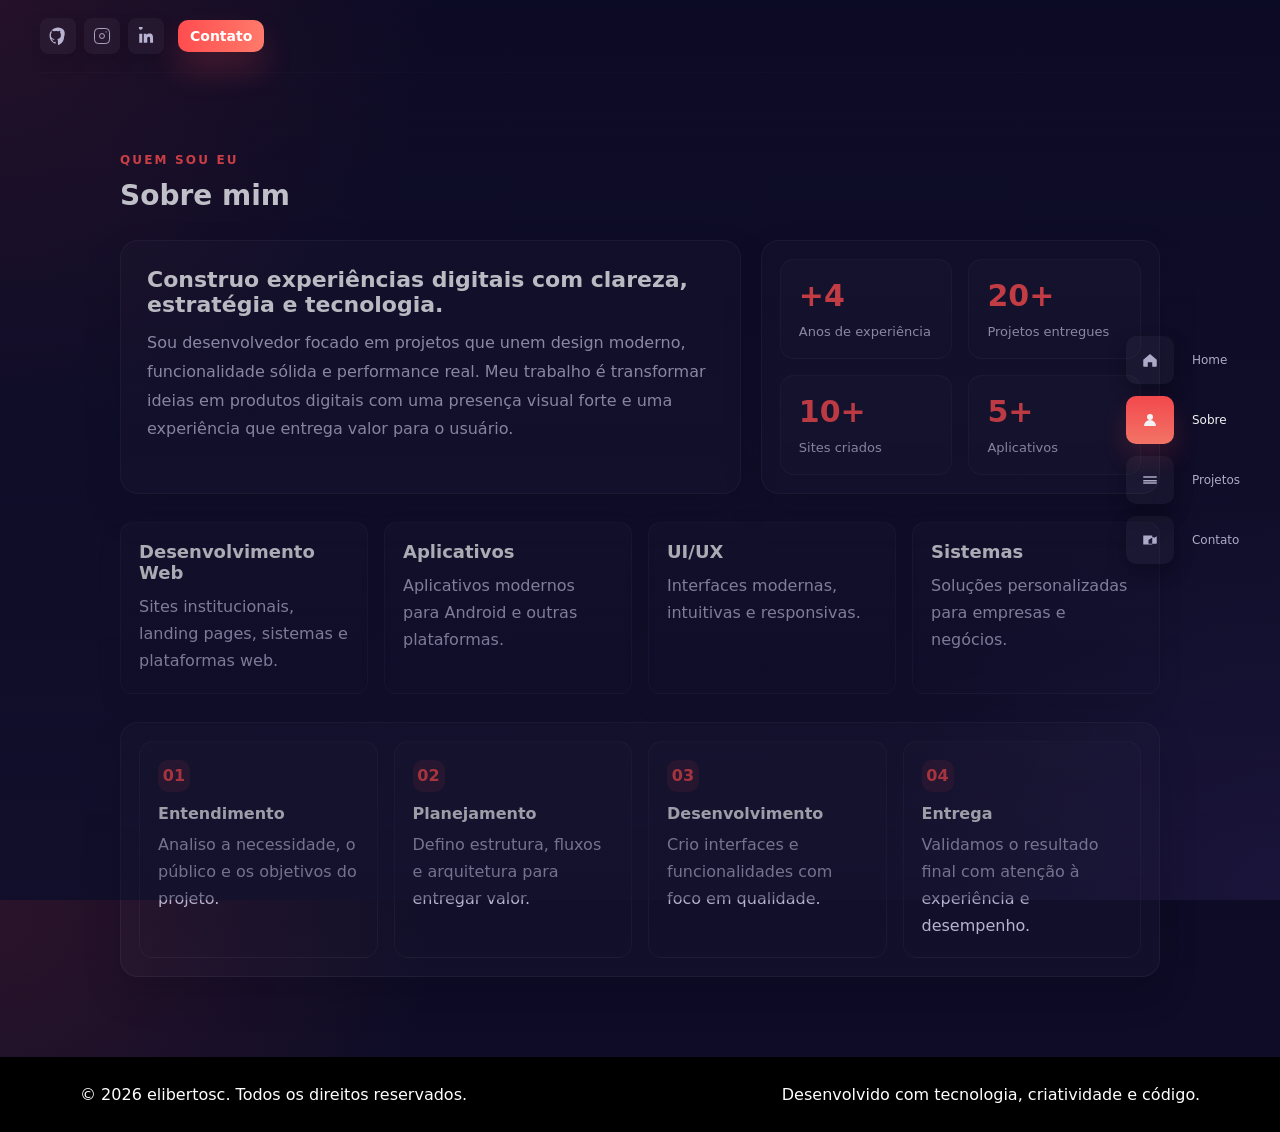
<file: about.html>
<!doctype html>
<html lang="pt-BR">
<head>
  <meta charset="utf-8" />
  <meta name="viewport" content="width=device-width,initial-scale=1" />
  <title>Sobre | elibertosc</title>
  <meta name="description" content="Sobre elibertosc, desenvolvedor web e mobile." />
  <link rel="icon" href="assets/images/dev.ico" type="image/x-icon" />
  <link rel="stylesheet" href="style.css?v=1.1">
</head>
<body>
  <header class="topbar">
    <nav class="socials" aria-label="Redes sociais">
      <a href="https://github.com/elibertosc1" class="icon" id="github" aria-label="GitHub">
        <svg width="18" height="18" viewBox="0 0 24 24" fill="none" xmlns="http://www.w3.org/2000/svg">
          <path d="M12 .5C5.6.5.7 5.4.7 11.8c0 4.8 3.1 8.9 7.4 10.4.5.1.7-.2.7-.5v-1.9c-3 .6-3.7-1.3-3.7-1.3-.5-1.3-1.2-1.7-1.2-1.7-1-.7.1-.7.1-.7 1.1.1 1.7 1.1 1.7 1.1 1 .1 1.5-.8 1.8-1.2-2.4-.3-5-1.2-5-5.4 0-1.2.4-2.1 1.1-2.9-.1-.3-.5-1.5.1-3.1 0 0 .9-.3 2.9 1.1a9.9 9.9 0 012.6-.4c.9 0 1.8.1 2.6.4 2-.1 2.9-1.1 2.9-1.1.6 1.6.2 2.8.1 3.1.7.8 1.1 1.7 1.1 2.9 0 4.2-2.6 5.1-5 5.4.6.5 1 1.5 1 3v4.4c0 .3.2.6.7.5 4.3-1.5 7.4-5.6 7.4-10.4C23.3 5.4 18.4.5 12 .5z" fill="currentColor"/>
        </svg>
      </a>
      <a href="https://instagram.com/elibertosc" class="icon" id="instagram" aria-label="Instagram">
        <svg width="18" height="18" viewBox="0 0 24 24" fill="none" xmlns="http://www.w3.org/2000/svg">
          <path d="M7 2h10a5 5 0 015 5v10a5 5 0 01-5 5H7a5 5 0 01-5-5V7a5 5 0 015-5z" stroke="currentColor" stroke-width="1.2" fill="none"/>
          <path d="M12 8.7a3.3 3.3 0 100 6.6 3.3 3.3 0 000-6.6z" stroke="currentColor" stroke-width="1.2" fill="none"/>
          <circle cx="17.5" cy="6.5" r=".7" fill="currentColor"/>
        </svg>
      </a>
      <a href="#" class="icon" id="linkedin" aria-label="LinkedIn">
        <svg width="18" height="18" viewBox="0 0 24 24" fill="none" xmlns="http://www.w3.org/2000/svg">
          <path d="M4.98 3.5a2.5 2.5 0 11.02 0zM3 9h4v12H3z" fill="currentColor"/>
          <path d="M9 9h3.6v1.6h.1c.5-.9 1.9-1.8 3.9-1.8 4.1 0 4.8 2.7 4.8 6.1V21h-4v-5.1c0-1.2 0-2.8-1.7-2.8-1.7 0-2 1.3-2 2.7V21H9V9z" fill="currentColor"/>
        </svg>
      </a>
      <a href="contact.html" class="btn primary small" id="contactBtn">Contato</a>
    </nav>
  </header>

  <nav class="vertical-nav" id="verticalNav">
    <ul>
      <li><a class="nav-link" href="index.html"><div class="nav-glass"><span class="nav-icon"><svg width="18" height="18" viewBox="0 0 24 24" fill="none" xmlns="http://www.w3.org/2000/svg"><path d="M3 11.5L12 4l9 7.5V20a1 1 0 01-1 1h-5v-6H9v6H4a1 1 0 01-1-1v-8.5z" fill="currentColor"/></svg></span></div><span class="label">Home</span></a></li>
      <li class="active"><a class="nav-link" href="about.html"><div class="nav-glass"><span class="nav-icon"><svg width="18" height="18" viewBox="0 0 24 24" fill="none" xmlns="http://www.w3.org/2000/svg"><path d="M12 12a4 4 0 100-8 4 4 0 000 8zM4 20a8 8 0 0116 0" fill="currentColor"/></svg></span></div><span class="label">Sobre</span></a></li>
      <li><a class="nav-link" href="projects.html"><div class="nav-glass"><span class="nav-icon"><svg width="18" height="18" viewBox="0 0 24 24" fill="none" xmlns="http://www.w3.org/2000/svg"><path d="M3 7h18v2H3V7zm0 8h18v2H3v-2zM3 12h18v2H3v-2z" fill="currentColor"/></svg></span></div><span class="label">Projetos</span></a></li>
      <li><a class="nav-link" href="contact.html"><div class="nav-glass"><span class="nav-icon"><svg width="18" height="18" viewBox="0 0 24 24" fill="none" xmlns="http://www.w3.org/2000/svg"><path d="M21 8V7l-3 2-2-1-6 4v5h10a1 1 0 001-1v-6zM3 6h12v12H3z" fill="currentColor"/></svg></span></div><span class="label">Contato</span></a></li>
    </ul>
    <button class="nav-toggle" id="navToggle" aria-label="Abrir menu" aria-expanded="false">
      <span class="nav-toggle-icon" aria-hidden="true"><span></span><span></span><span></span></span>
    </button>
  </nav>

  <main>
    <section class="section page-shell" id="about">
      <div class="page-header">
        <p class="eyebrow">Quem sou eu</p>
        <h1 class="section-title">Sobre mim</h1>
      </div>

      <div class="feature-band">
        <div class="intro-panel">
          <h3>Construo experiências digitais com clareza, estratégia e tecnologia.</h3>
          <p>Sou desenvolvedor focado em projetos que unem design moderno, funcionalidade sólida e performance real. Meu trabalho é transformar ideias em produtos digitais com uma presença visual forte e uma experiência que entrega valor para o usuário.</p>
        </div>

        <div class="stat-grid">
          <div class="stat-item">
            <strong>+4</strong>
            <span>Anos de experiência</span>
          </div>
          <div class="stat-item">
            <strong>20+</strong>
            <span>Projetos entregues</span>
          </div>
          <div class="stat-item">
            <strong>10+</strong>
            <span>Sites criados</span>
          </div>
          <div class="stat-item">
            <strong>5+</strong>
            <span>Aplicativos</span>
          </div>
        </div>
      </div>

      <div class="about-cards">
        <article class="card">
          <h4>Desenvolvimento Web</h4>
          <p>Sites institucionais, landing pages, sistemas e plataformas web.</p>
        </article>
        <article class="card">
          <h4>Aplicativos</h4>
          <p>Aplicativos modernos para Android e outras plataformas.</p>
        </article>
        <article class="card">
          <h4>UI/UX</h4>
          <p>Interfaces modernas, intuitivas e responsivas.</p>
        </article>
        <article class="card">
          <h4>Sistemas</h4>
          <p>Soluções personalizadas para empresas e negócios.</p>
        </article>
      </div>

      <div class="process-grid">
        <article class="process-item">
          <div class="step">01</div>
          <h4>Entendimento</h4>
          <p>Analiso a necessidade, o público e os objetivos do projeto.</p>
        </article>
        <article class="process-item">
          <div class="step">02</div>
          <h4>Planejamento</h4>
          <p>Defino estrutura, fluxos e arquitetura para entregar valor.</p>
        </article>
        <article class="process-item">
          <div class="step">03</div>
          <h4>Desenvolvimento</h4>
          <p>Crio interfaces e funcionalidades com foco em qualidade.</p>
        </article>
        <article class="process-item">
          <div class="step">04</div>
          <h4>Entrega</h4>
          <p>Validamos o resultado final com atenção à experiência e desempenho.</p>
        </article>
      </div>
    </section>
  </main>

  <footer class="site-footer">
    <div>© 2026 elibertosc. Todos os direitos reservados.</div>
    <div>Desenvolvido com tecnologia, criatividade e código.</div>
  </footer>

  <script src="script.js"></script>
</body>
</html>
</file>
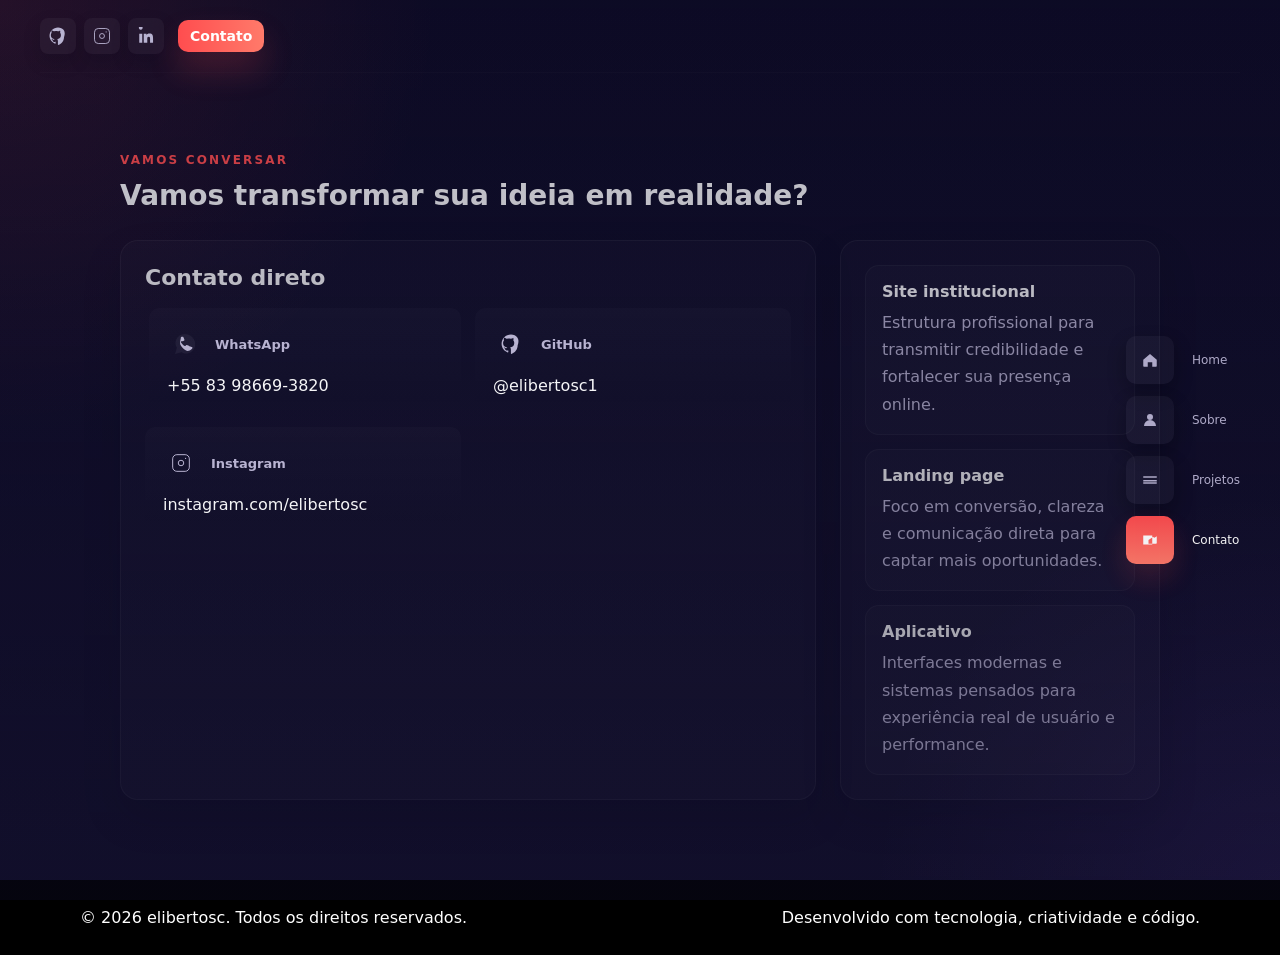
<file: contact.html>
<!doctype html>
<html lang="pt-BR">
<head>
  <meta charset="utf-8" />
  <meta name="viewport" content="width=device-width,initial-scale=1" />
  <title>Contato | elibertosc</title>
  <meta name="description" content="Entre em contato com elibertosc." />
  <link rel="icon" href="assets/images/dev.ico" type="image/x-icon" />
  <link rel="stylesheet" href="style.css?v=1.1">
</head>
<body>
  <header class="topbar">
    <nav class="socials" aria-label="Redes sociais">
      <a href="https://github.com/elibertosc1" class="icon" id="github" aria-label="GitHub">
        <svg width="18" height="18" viewBox="0 0 24 24" fill="none" xmlns="http://www.w3.org/2000/svg">
          <path d="M12 .5C5.6.5.7 5.4.7 11.8c0 4.8 3.1 8.9 7.4 10.4.5.1.7-.2.7-.5v-1.9c-3 .6-3.7-1.3-3.7-1.3-.5-1.3-1.2-1.7-1.2-1.7-1-.7.1-.7.1-.7 1.1.1 1.7 1.1 1.7 1.1 1 .1 1.5-.8 1.8-1.2-2.4-.3-5-1.2-5-5.4 0-1.2.4-2.1 1.1-2.9-.1-.3-.5-1.5.1-3.1 0 0 .9-.3 2.9 1.1a9.9 9.9 0 012.6-.4c.9 0 1.8.1 2.6.4 2-.1 2.9-1.1 2.9-1.1.6 1.6.2 2.8.1 3.1.7.8 1.1 1.7 1.1 2.9 0 4.2-2.6 5.1-5 5.4.6.5 1 1.5 1 3v4.4c0 .3.2.6.7.5 4.3-1.5 7.4-5.6 7.4-10.4C23.3 5.4 18.4.5 12 .5z" fill="currentColor"/>
        </svg>
      </a>
      <a href="https://instagram.com/elibertosc" class="icon" id="instagram" aria-label="Instagram">
        <svg width="18" height="18" viewBox="0 0 24 24" fill="none" xmlns="http://www.w3.org/2000/svg">
          <path d="M7 2h10a5 5 0 015 5v10a5 5 0 01-5 5H7a5 5 0 01-5-5V7a5 5 0 015-5z" stroke="currentColor" stroke-width="1.2" fill="none"/>
          <path d="M12 8.7a3.3 3.3 0 100 6.6 3.3 3.3 0 000-6.6z" stroke="currentColor" stroke-width="1.2" fill="none"/>
          <circle cx="17.5" cy="6.5" r=".7" fill="currentColor"/>
        </svg>
      </a>
      <a href="#" class="icon" id="linkedin" aria-label="LinkedIn">
        <svg width="18" height="18" viewBox="0 0 24 24" fill="none" xmlns="http://www.w3.org/2000/svg">
          <path d="M4.98 3.5a2.5 2.5 0 11.02 0zM3 9h4v12H3z" fill="currentColor"/>
          <path d="M9 9h3.6v1.6h.1c.5-.9 1.9-1.8 3.9-1.8 4.1 0 4.8 2.7 4.8 6.1V21h-4v-5.1c0-1.2 0-2.8-1.7-2.8-1.7 0-2 1.3-2 2.7V21H9V9z" fill="currentColor"/>
        </svg>
      </a>
      <a href="contact.html" class="btn primary small" id="contactBtn">Contato</a>
    </nav>
  </header>

  <nav class="vertical-nav" id="verticalNav">
    <ul>
      <li><a class="nav-link" href="index.html"><div class="nav-glass"><span class="nav-icon"><svg width="18" height="18" viewBox="0 0 24 24" fill="none" xmlns="http://www.w3.org/2000/svg"><path d="M3 11.5L12 4l9 7.5V20a1 1 0 01-1 1h-5v-6H9v6H4a1 1 0 01-1-1v-8.5z" fill="currentColor"/></svg></span></div><span class="label">Home</span></a></li>
      <li><a class="nav-link" href="about.html"><div class="nav-glass"><span class="nav-icon"><svg width="18" height="18" viewBox="0 0 24 24" fill="none" xmlns="http://www.w3.org/2000/svg"><path d="M12 12a4 4 0 100-8 4 4 0 000 8zM4 20a8 8 0 0116 0" fill="currentColor"/></svg></span></div><span class="label">Sobre</span></a></li>
      <li><a class="nav-link" href="projects.html"><div class="nav-glass"><span class="nav-icon"><svg width="18" height="18" viewBox="0 0 24 24" fill="none" xmlns="http://www.w3.org/2000/svg"><path d="M3 7h18v2H3V7zm0 8h18v2H3v-2zM3 12h18v2H3v-2z" fill="currentColor"/></svg></span></div><span class="label">Projetos</span></a></li>
      <li class="active"><a class="nav-link" href="contact.html"><div class="nav-glass"><span class="nav-icon"><svg width="18" height="18" viewBox="0 0 24 24" fill="none" xmlns="http://www.w3.org/2000/svg"><path d="M21 8V7l-3 2-2-1-6 4v5h10a1 1 0 001-1v-6zM3 6h12v12H3z" fill="currentColor"/></svg></span></div><span class="label">Contato</span></a></li>
    </ul>
    <button class="nav-toggle" id="navToggle" aria-label="Abrir menu" aria-expanded="false">
      <span class="nav-toggle-icon" aria-hidden="true"><span></span><span></span><span></span></span>
    </button>
  </nav>

  <main>
    <section class="section page-shell" id="contact">
      <div class="page-header">
        <p class="eyebrow">Vamos conversar</p>
        <h1 class="section-title">Vamos transformar sua ideia em realidade?</h1>
      </div>

      <div class="contact-wrap">
        <div class="contact-panel">
          <h3>Contato direto</h3>
          <ul class="contacts-list">
            <li class="contact-item whatsapp">
              <a class="contact-link" href="https://wa.me/5583986693820" aria-label="WhatsApp: +55 83 98669-3820">
                <div class="contact-head">
                  <span class="contact-icon" aria-hidden="true"><svg width="20" height="20" viewBox="0 0 24 24" fill="none" xmlns="http://www.w3.org/2000/svg"><path d="M20.5 3.5C18.2 1.2 15.1 0 11.7 0 5.5 0 .6 4.9 .6 11.1c0 1.9.5 3.7 1.6 5.3L0 24l7.9-2.1c1.5 1 3.3 1.6 5.3 1.6 6.2 0 11.1-4.9 11.1-11.1 0-3.4-1.2-6.5-3.9-8.9z" fill="currentColor" opacity=".08"/><path d="M17.2 14.6c-.4-.2-2.4-1.2-2.8-1.3-.4-.1-.7-.2-1 .2l-1 .9c-.1.1-.3.2-.5.1-1-.5-3-1.7-4.9-4.6-.4-.6.4-1.1.9-1.3.3-.1.6-.1.9 0 .3 0 .6.1.8.1.2 0 .4-.1.5-.2.1-.1 1-.8 1.1-.9.2-.2.3-.4.1-.8-.1-.3-.9-2.1-1.2-2.9-.3-.8-.6-.7-.9-.7-.2 0-.5 0-.7 0-.3 0-.9.1-1.4.6C6.9 6.3 6 8.4 6 10.6c0 2.2 1.4 4.6 3.9 6.9 2.6 2.4 4.6 3.1 6.8 2.6 2.2-.5 3.5-2.1 3.9-2.6.4-.6.4-1 .3-1.2-.1-.2-.4-.4-.8-.6z" fill="currentColor"/></svg></span>
                  <div class="contact-label">WhatsApp</div>
                </div>
                <div class="contact-value">+55 83 98669-3820</div>
              </a>
            </li>

            <li class="contact-item">
              <a class="contact-link" href="https://github.com/elibertosc1" aria-label="GitHub: elibertosc1">
                <div class="contact-head">
                  <span class="contact-icon" aria-hidden="true"><svg width="20" height="20" viewBox="0 0 24 24" fill="none" xmlns="http://www.w3.org/2000/svg"><path d="M12 .5C5.6.5.7 5.4.7 11.8c0 4.8 3.1 8.9 7.4 10.4.5.1.7-.2.7-.5v-1.9c-3 .6-3.7-1.3-3.7-1.3-.5-1.3-1.2-1.7-1.2-1.7-1-.7.1-.7.1-.7 1.1.1 1.7 1.1 1.7 1.1 1 .1 1.5-.8 1.8-1.2-2.4-.3-5-1.2-5-5.4 0-1.2.4-2.1 1.1-2.9-.1-.3-.5-1.5.1-3.1 0 0 .9-.3 2.9 1.1a9.9 9.9 0 012.6-.4c.9 0 1.8.1 2.6.4 2-.1 2.9-1.1 2.9-1.1.6 1.6.2 2.8.1 3.1.7.8 1.1 1.7 1.1 2.9 0 4.2-2.6 5.1-5 5.4.6.5 1 1.5 1 3v4.4c0 .3.2.6.7.5 4.3-1.5 7.4-5.6 7.4-10.4C23.3 5.4 18.4.5 12 .5z" fill="currentColor"/></svg></span>
                  <div class="contact-label">GitHub</div>
                </div>
                <div class="contact-value">@elibertosc1</div>
              </a>
            </li>

            <li class="contact-item">
              <a class="contact-link" href="https://instagram.com/elibertosc" aria-label="Instagram: instagram.com/elibertosc">
                <div class="contact-head">
                  <span class="contact-icon" aria-hidden="true"><svg width="20" height="20" viewBox="0 0 24 24" fill="none" xmlns="http://www.w3.org/2000/svg"><path d="M7 2h10a5 5 0 015 5v10a5 5 0 01-5 5H7a5 5 0 01-5-5V7a5 5 0 015-5z" stroke="currentColor" stroke-width="1.2" fill="none"/><path d="M12 8.7a3.3 3.3 0 100 6.6 3.3 3.3 0 000-6.6z" stroke="currentColor" stroke-width="1.2" fill="none"/><circle cx="17.5" cy="6.5" r=".7" fill="currentColor"/></svg></span>
                  <div class="contact-label">Instagram</div>
                </div>
                <div class="contact-value">instagram.com/elibertosc</div>
              </a>
            </li>
          </ul>
        </div>

        <aside class="help-grid">
          <div class="help-item">
            <h4>Site institucional</h4>
            <p>Estrutura profissional para transmitir credibilidade e fortalecer sua presença online.</p>
          </div>
          <div class="help-item">
            <h4>Landing page</h4>
            <p>Foco em conversão, clareza e comunicação direta para captar mais oportunidades.</p>
          </div>
          <div class="help-item">
            <h4>Aplicativo</h4>
            <p>Interfaces modernas e sistemas pensados para experiência real de usuário e performance.</p>
          </div>
        </aside>
      </div>
    </section>
  </main>

  <footer class="site-footer">
    <div>© 2026 elibertosc. Todos os direitos reservados.</div>
    <div>Desenvolvido com tecnologia, criatividade e código.</div>
  </footer>

  <script src="script.js"></script>
</body>
</html>
</file>
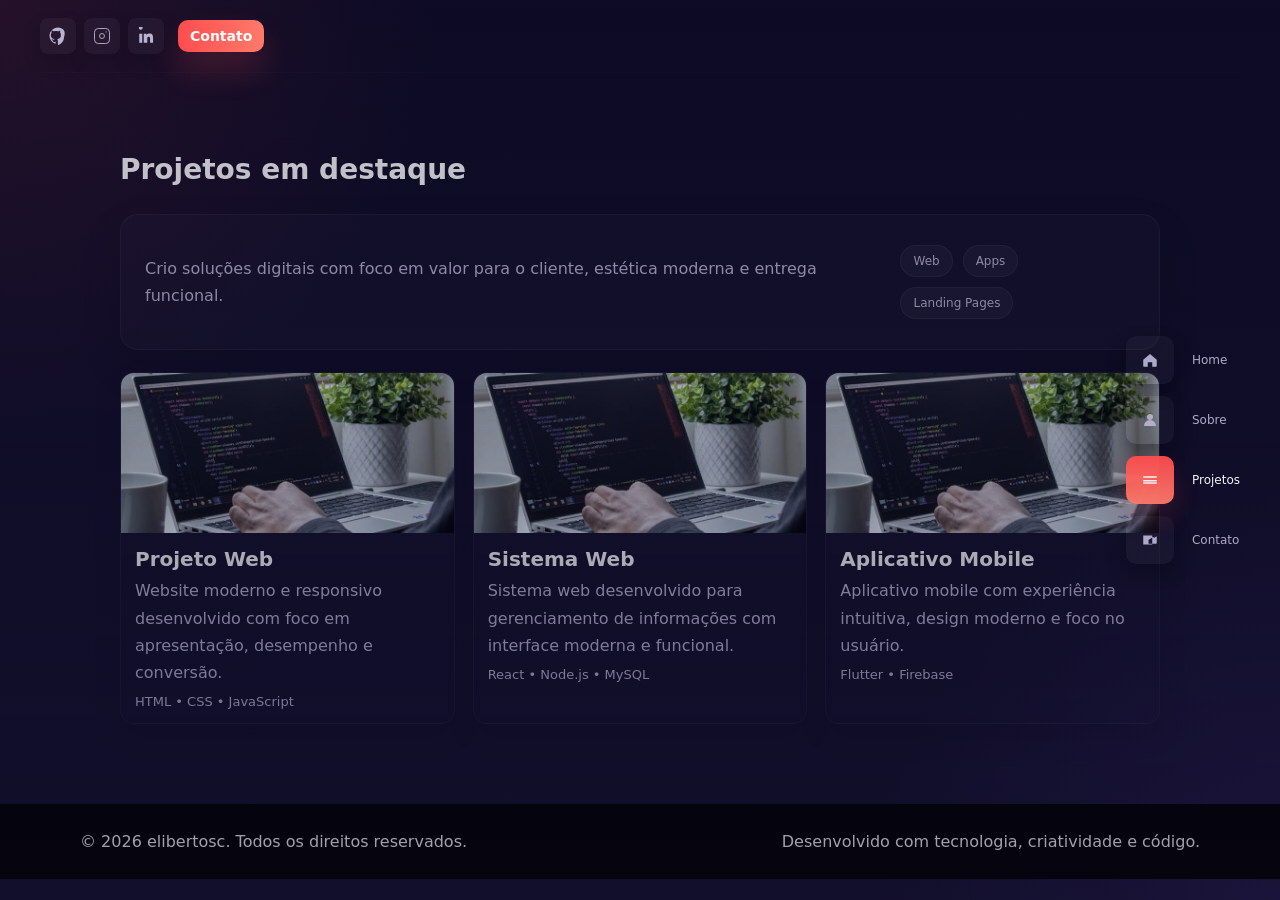
<file: projects.html>
<!doctype html>
<html lang="pt-BR">

<head>
  <meta charset="utf-8" />
  <meta name="viewport" content="width=device-width, initial-scale=1" />

  <title>Projetos | elibertosc</title>

  <meta
    name="description"
    content="Projetos desenvolvidos por elibertosc."
  />

  <link
    rel="icon"
    href="assets/images/dev.ico"
    type="image/x-icon"
  />

  <link rel="stylesheet" href="style.css?v=1.1">
</head>


<body>

  <!-- =========================
       TOPO
  ========================== -->

  <header class="topbar">

    <nav class="socials" aria-label="Redes sociais">

      <!-- GitHub -->
      <a
        href="https://github.com/elibertosc1"
        class="icon"
        id="github"
        aria-label="GitHub"
        target="_blank"
        rel="noopener noreferrer"
      >
        <svg
          width="18"
          height="18"
          viewBox="0 0 24 24"
          fill="none"
          xmlns="http://www.w3.org/2000/svg"
        >
          <path
            d="M12 .5C5.6.5.7 5.4.7 11.8c0 4.8 3.1 8.9 7.4 10.4.5.1.7-.2.7-.5v-1.9c-3 .6-3.7-1.3-3.7-1.3-.5-1.3-1.2-1.7-1.2-1.7-1-.7.1-.7.1-.7 1.1.1 1.7 1.1 1.7 1.1 1 .1 1.5-.8 1.8-1.2-2.4-.3-5-1.2-5-5.4 0-1.2.4-2.1 1.1-2.9-.1-.3-.5-1.5.1-3.1 0 0 .9-.3 2.9 1.1a9.9 9.9 0 012.6-.4c.9 0 1.8.1 2.6.4 2-.1 2.9-1.1 2.9-1.1.6 1.6.2 2.8.1 3.1.7.8 1.1 1.7 1.1 2.9 0 4.2-2.6 5.1-5 5.4.6.5 1 1.5 1 3v4.4c0 .3.2.6.7.5 4.3-1.5 7.4-5.6 7.4-10.4C23.3 5.4 18.4.5 12 .5z"
            fill="currentColor"
          />
        </svg>
      </a>


      <!-- Instagram -->
      <a
        href="https://instagram.com/elibertosc"
        class="icon"
        id="instagram"
        aria-label="Instagram"
        target="_blank"
        rel="noopener noreferrer"
      >
        <svg
          width="18"
          height="18"
          viewBox="0 0 24 24"
          fill="none"
          xmlns="http://www.w3.org/2000/svg"
        >
          <path
            d="M7 2h10a5 5 0 015 5v10a5 5 0 01-5 5H7a5 5 0 01-5-5V7a5 5 0 015-5z"
            stroke="currentColor"
            stroke-width="1.2"
          />

          <path
            d="M12 8.7a3.3 3.3 0 100 6.6 3.3 3.3 0 000-6.6z"
            stroke="currentColor"
            stroke-width="1.2"
          />

          <circle
            cx="17.5"
            cy="6.5"
            r=".7"
            fill="currentColor"
          />
        </svg>
      </a>


      <!-- LinkedIn -->
      <a
        href="#"
        class="icon"
        id="linkedin"
        aria-label="LinkedIn"
      >
        <svg
          width="18"
          height="18"
          viewBox="0 0 24 24"
          fill="none"
          xmlns="http://www.w3.org/2000/svg"
        >
          <path
            d="M4.98 3.5a2.5 2.5 0 11.02 0zM3 9h4v12H3z"
            fill="currentColor"
          />

          <path
            d="M9 9h3.6v1.6h.1c.5-.9 1.9-1.8 3.9-1.8 4.1 0 4.8 2.7 4.8 6.1V21h-4v-5.1c0-1.2 0-2.8-1.7-2.8-1.7 0-2 1.3-2 2.7V21H9V9z"
            fill="currentColor"
          />
        </svg>
      </a>


      <!-- Contato -->
      <a
        href="contact.html"
        class="btn primary small"
        id="contactBtn"
      >
        Contato
      </a>

    </nav>

  </header>



  <!-- =========================
       MENU LATERAL
  ========================== -->

  <nav
    class="vertical-nav"
    id="verticalNav"
  >

    <ul>

      <!-- Home -->
      <li>

        <a
          class="nav-link"
          href="index.html"
        >

          <div class="nav-glass">

            <span class="nav-icon">

              <svg
                width="18"
                height="18"
                viewBox="0 0 24 24"
                fill="none"
              >

                <path
                  d="M3 11.5L12 4l9 7.5V20a1 1 0 01-1 1h-5v-6H9v6H4a1 1 0 01-1-1v-8.5z"
                  fill="currentColor"
                />

              </svg>

            </span>

          </div>

          <span class="label">
            Home
          </span>

        </a>

      </li>



      <!-- Sobre -->
      <li>

        <a
          class="nav-link"
          href="about.html"
        >

          <div class="nav-glass">

            <span class="nav-icon">

              <svg
                width="18"
                height="18"
                viewBox="0 0 24 24"
                fill="none"
              >

                <path
                  d="M12 12a4 4 0 100-8 4 4 0 000 8zM4 20a8 8 0 0116 0"
                  fill="currentColor"
                />

              </svg>

            </span>

          </div>

          <span class="label">
            Sobre
          </span>

        </a>

      </li>



      <!-- Projetos -->
      <li class="active">

        <a
          class="nav-link"
          href="projects.html"
        >

          <div class="nav-glass">

            <span class="nav-icon">

              <svg
                width="18"
                height="18"
                viewBox="0 0 24 24"
                fill="none"
              >

                <path
                  d="M3 7h18v2H3V7zm0 8h18v2H3v-2zM3 12h18v2H3v-2z"
                  fill="currentColor"
                />

              </svg>

            </span>

          </div>

          <span class="label">
            Projetos
          </span>

        </a>

      </li>



      <!-- Contato -->
      <li>

        <a
          class="nav-link"
          href="contact.html"
        >

          <div class="nav-glass">

            <span class="nav-icon">

              <svg
                width="18"
                height="18"
                viewBox="0 0 24 24"
                fill="none"
              >

                <path
                  d="M21 8V7l-3 2-2-1-6 4v5h10a1 1 0 001-1v-6zM3 6h12v12H3z"
                  fill="currentColor"
                />

              </svg>

            </span>

          </div>

          <span class="label">
            Contato
          </span>

        </a>

      </li>

    </ul>



    <!-- Botão menu mobile -->
    <button
      class="nav-toggle"
      id="navToggle"
      aria-label="Abrir menu"
      aria-expanded="false"
    >

      <span
        class="nav-toggle-icon"
        aria-hidden="true"
      >

        <span></span>
        <span></span>
        <span></span>

      </span>

    </button>

  </nav>



  <!-- =========================
       CONTEÚDO
  ========================== -->

  <main>

    <section
      class="section page-shell"
      id="projects"
    >


      <!-- Título -->

      <div class="page-header">

        <h1 class="section-title">
          Projetos em destaque
        </h1>

      </div>



      <!-- Introdução -->

      <div class="project-header">

        <p class="section-lead">
          Crio soluções digitais com foco em valor para o cliente,
          estética moderna e entrega funcional.
        </p>


        <div
          class="meta"
          aria-label="Categorias de projetos"
        >

          <span>
            Web
          </span>

          <span>
            Apps
          </span>

          <span>
            Landing Pages
          </span>

        </div>

      </div>



      <!-- =========================
           PROJETOS
      ========================== -->

      <div class="projects-grid">


        <!-- PROJETO 1 -->

        <article class="project-card">

          <img
            src="assets/images/images.jfif"
            alt="Projeto Web"
            loading="lazy"
          >


          <div class="project-body">

            <h4>
              Projeto Web
            </h4>


            <p>
              Website moderno e responsivo desenvolvido
              com foco em apresentação, desempenho e conversão.
            </p>


            <div class="tech">
              HTML • CSS • JavaScript
            </div>

          </div>

        </article>



        <!-- PROJETO 2 -->

        <article class="project-card">

          <img
            src="assets/images/images.jfif"
            alt="Sistema Web"
            loading="lazy"
          >


          <div class="project-body">

            <h4>
              Sistema Web
            </h4>


            <p>
              Sistema web desenvolvido para gerenciamento
              de informações com interface moderna e funcional.
            </p>


            <div class="tech">
              React • Node.js • MySQL
            </div>

          </div>

        </article>



        <!-- PROJETO 3 -->

        <article class="project-card">

          <img
            src="assets/images/images.jfif"
            alt="Aplicativo Mobile"
            loading="lazy"
          >


          <div class="project-body">

            <h4>
              Aplicativo Mobile
            </h4>


            <p>
              Aplicativo mobile com experiência intuitiva,
              design moderno e foco no usuário.
            </p>


            <div class="tech">
              Flutter • Firebase
            </div>

          </div>

        </article>


      </div>

    </section>

  </main>



  <!-- =========================
       RODAPÉ
  ========================== -->

  <footer class="site-footer">

    <div>
      © 2026 elibertosc. Todos os direitos reservados.
    </div>

    <div>
      Desenvolvido com tecnologia, criatividade e código.
    </div>

  </footer>



  <!-- JavaScript -->

  <script src="script.js"></script>

</body>

</html>
</file>
<file: style.css>
:root{
  --bg:#0D0B25;
  --bg-2:#15122F;
  --text:#F5F5F7;
  --muted:#B8B3D1;
  --accent:#FF4D4F; /* coral/red */
  --glass: rgba(255,255,255,0.04);
}
*{box-sizing:border-box}
html,body{height:100%;margin:0;font-family:Inter,system-ui,Segoe UI,Roboto,Helvetica,Arial;background:radial-gradient(circle at top left, rgba(255,77,79,0.12), transparent 28%), radial-gradient(circle at bottom right, rgba(140,92,255,0.12), transparent 26%), linear-gradient(180deg,var(--bg),var(--bg-2));color:var(--text);-webkit-font-smoothing:antialiased}
body::before{content:"";position:fixed;inset:0;background:linear-gradient(180deg,rgba(13,11,37,0.18),rgba(13,11,37,0.4));pointer-events:none;z-index:0}
.topbar{display:flex;justify-content:space-between;align-items:center;padding:18px 40px;position:relative;z-index:40}
.topbar .brand{font-weight:700;letter-spacing:0.4px}
.socials{display:flex;gap:8px;align-items:center}
.socials .icon{color:var(--muted);text-decoration:none;font-size:13px;display:inline-flex;align-items:center;justify-content:center;width:36px;height:36px;border-radius:8px;background:var(--glass);backdrop-filter:blur(6px);-webkit-backdrop-filter:blur(6px);box-shadow:0 8px 18px rgba(3,4,18,0.16);padding:6px;transition:transform .2s ease, border-color .2s ease}
.socials .icon:hover{transform:translateY(-2px);border:1px solid rgba(255,255,255,0.08)}
.socials .icon svg{width:18px;height:18px}
.sr-only{position:absolute!important;height:1px;width:1px;overflow:hidden;clip:rect(1px,1px,1px,1px);white-space:nowrap}
.socials .btn{margin-left:6px}

/* Vertical nav */
.vertical-nav{position:fixed;right:24px;top:50%;transform:translateY(-50%);z-index:50;background:transparent;padding:8px;border-radius:28px}
.vertical-nav ul{list-style:none;margin:0;padding:8px;display:flex;flex-direction:column;gap:12px}
.vertical-nav li{list-style:none;transition:all .28s ease;opacity:0.95}
.vertical-nav li:hover{opacity:1}
.vertical-nav .nav-link{display:flex;align-items:center;gap:10px;text-decoration:none;color:inherit;cursor:pointer}
.nav-glass{width:48px;height:48px;border-radius:10px;display:inline-flex;align-items:center;justify-content:center;background:var(--glass);backdrop-filter:blur(6px);-webkit-backdrop-filter:blur(6px);box-shadow:0 8px 20px rgba(3,4,18,0.35);transition:all .18s ease}
.nav-icon{display:inline-flex;align-items:center;justify-content:center;color:var(--muted)}
.vertical-nav .label{font-size:12px;color:var(--muted);padding-left:8px;opacity:1;transition:opacity .18s ease,transform .18s ease;transform:none}
.vertical-nav li.active .nav-glass{background:linear-gradient(180deg,var(--accent),#ff7a6a);box-shadow:0 14px 30px rgba(255,77,79,0.18)}
.vertical-nav li.active .nav-icon{color:#fff}
.vertical-nav li.active .label{color:#fff}
.vertical-nav li:hover .nav-glass{transform:translateY(-4px);background:linear-gradient(180deg,rgba(255,255,255,0.03),transparent)}
.vertical-nav li:hover .nav-icon{color:var(--accent)}
.vertical-nav li:hover .label{opacity:1;transform:translateX(0)}
.vertical-nav .nav-toggle{display:none}
#navToggle{display:none}

/* HERO */
.hero{display:grid;grid-template-columns:420px 1fr;gap:48px;padding:120px 80px 80px;align-items:center;min-height:92vh;position:relative;z-index:1}
.hero-left{display:flex;justify-content:flex-start;align-items:center}
.photo-wrap{position:relative;width:420px;height:520px;border-radius:28px;overflow:hidden;box-shadow:0 40px 80px rgba(5,4,20,.6), inset 0 0 0 1px rgba(255,255,255,.05);background:linear-gradient(180deg,rgba(255,255,255,0.02),transparent)}
.photo-wrap picture, .photo-wrap img{display:block;width:100%;height:100%}
.photo-wrap img{width:100%;height:100%;object-fit:cover;display:block;transform:translateY(0);transition:transform .8s ease,filter .4s ease,opacity .4s ease}
.photo-wrap img.processed{filter:contrast(1.04) saturate(1.06) brightness(1.02);opacity:1}
.photo-mask{position:absolute;inset:0;border-radius:28px;pointer-events:none;background:linear-gradient(180deg,rgba(10,8,30,0),rgba(5,4,20,0.22));mix-blend-mode:multiply}
.photo-wrap::after{content:'';position:absolute;left:-20%;top:10%;width:60%;height:60%;background:radial-gradient(circle at 20% 20%, rgba(255,77,79,0.06), transparent 30%);filter:blur(42px);transform:translateZ(0);pointer-events:none}
.photo-glow{position:absolute;inset:auto  -60px -40px auto;width:220px;height:220px;background:radial-gradient(circle at 30% 30%, rgba(255,77,79,0.12), transparent 40%);filter:blur(28px);pointer-events:none}

.hero-right{padding:24px;max-width:720px}
.eyebrow{margin:0 0 12px;color:var(--accent);font-size:12px;letter-spacing:0.18em;text-transform:uppercase;font-weight:700}
.hello{font-size:28px;margin:0;color:var(--muted)}
.subtitle{font-size:16px;margin:6px 0 16px;color:var(--muted)}
.lead{font-size:18px;color:var(--muted);max-width:520px}
.impact{font-size:40px;line-height:1.02;margin:18px 0;font-weight:700}
.impact .accent{color:var(--accent)}

.hero-cta{display:flex;gap:14px;margin:20px 0}
.hero-actions{display:flex;gap:12px;flex-wrap:wrap;margin-top:20px}
.btn{display:inline-flex;align-items:center;justify-content:center;gap:8px;padding:12px 18px;border-radius:10px;text-decoration:none;cursor:pointer;border:none;font-weight:600}
.btn.primary{background:linear-gradient(90deg,var(--accent),#ff7a6a);color:#fff;box-shadow:0 18px 32px rgba(255,77,79,0.2)}
.btn.outline{background:transparent;border:1px solid rgba(255,255,255,0.08);color:var(--text)}
.btn.small{padding:8px 12px;font-size:14px}
.btn.ghost{background:transparent;color:var(--muted);border:1px solid rgba(255,255,255,0.03)}

.counters{display:flex;gap:18px;margin-top:20px;flex-wrap:wrap}
.counter{background:var(--glass);padding:10px 14px;border-radius:10px;text-align:center;min-width:110px}
.counter .num{display:block;font-size:20px;color:var(--accent)}
.counter span{display:block;color:var(--muted);font-size:13px}

.mini-services{display:flex;flex-wrap:wrap;gap:10px;margin-top:18px}
.chip{display:inline-flex;align-items:center;padding:8px 12px;border-radius:999px;border:1px solid rgba(255,255,255,0.08);background:rgba(255,255,255,0.02);color:var(--muted);font-size:13px}

/* SECTIONS */
.section{padding:80px 80px;border-top:1px solid rgba(255,255,255,0.02)}
.page-shell{padding-top:80px;max-width:1200px;margin:0 auto}
.page-header{margin-bottom:28px}
.section-title{font-size:28px;margin:0 0 14px}
.section-lead{color:var(--muted);max-width:880px;line-height:1.7}

.feature-band{display:grid;grid-template-columns:1.4fr .9fr;gap:20px;align-items:stretch;margin-bottom:28px}
.intro-panel, .stat-grid, .process-grid, .project-header, .contact-panel, .help-grid{background:rgba(255,255,255,0.02);border:1px solid rgba(255,255,255,0.05);border-radius:18px;box-shadow:0 18px 38px rgba(3,4,18,0.16)}
.intro-panel{padding:26px}
.intro-panel h3{margin:0 0 12px;font-size:22px}
.intro-panel p{margin:0;color:var(--muted);line-height:1.8}
.stat-grid{display:grid;grid-template-columns:repeat(2,1fr);gap:16px;padding:18px}
.stat-item{padding:18px;border-radius:14px;background:linear-gradient(180deg,rgba(255,255,255,0.02),rgba(255,255,255,0.01));border:1px solid rgba(255,255,255,0.04)}
.stat-item strong{display:block;font-size:30px;color:var(--accent);margin-bottom:8px}
.stat-item span{color:var(--muted);font-size:13px}

.about-cards{display:grid;grid-template-columns:repeat(4,1fr);gap:16px;margin-top:24px}
.card{background:linear-gradient(180deg,rgba(255,255,255,0.02),transparent);padding:18px;border-radius:12px;border:1px solid rgba(255,255,255,0.04);box-shadow:0 10px 25px rgba(3,4,18,0.12)}
.card h4{margin:0 0 10px;font-size:18px}
.card p{margin:0;color:var(--muted);line-height:1.7}

.process-grid{display:grid;grid-template-columns:repeat(4,1fr);gap:16px;padding:18px;margin-top:28px}
.process-item{padding:18px;border-radius:14px;border:1px solid rgba(255,255,255,0.04);background:linear-gradient(180deg,rgba(255,255,255,0.014),transparent)}
.process-item .step{display:inline-flex;align-items:center;justify-content:center;width:32px;height:32px;border-radius:10px;background:rgba(255,77,79,0.12);color:var(--accent);font-weight:700;margin-bottom:12px}
.process-item h4{margin:0 0 8px}
.process-item p{margin:0;color:var(--muted);line-height:1.7}

.project-header{padding:24px;display:flex;justify-content:space-between;align-items:center;gap:20px;margin-bottom:22px}
.project-header .meta{display:flex;flex-wrap:wrap;gap:10px}
.project-header .meta span{padding:8px 12px;border-radius:999px;background:rgba(255,255,255,0.04);border:1px solid rgba(255,255,255,0.06);color:var(--muted);font-size:12px}

.projects-grid{display:grid;grid-template-columns:repeat(3,1fr);gap:18px;margin-top:18px}
.project-card{background:linear-gradient(180deg,rgba(255,255,255,0.02),transparent);border-radius:14px;overflow:hidden;display:flex;flex-direction:column;border:1px solid rgba(255,255,255,0.04);box-shadow:0 12px 28px rgba(3,4,18,0.12)}
.project-card img{width:100%;height:180px;object-fit:cover;background:linear-gradient(90deg,#1b1a36,#25223f)}
.project-body{padding:18px}
.project-body h4{margin:0 0 8px;font-size:20px}
.project-body p{margin:0;color:var(--muted);line-height:1.7}
.tech{color:var(--muted);font-size:13px;margin-top:10px}
.project-actions{display:flex;gap:8px;margin-top:14px}

.contact-wrap{display:grid;grid-template-columns:1.2fr .8fr;gap:20px;margin-top:18px}
.contact-panel, .help-grid{padding:24px;border-radius:18px}
.contact-panel h3, .help-grid h3{margin:0 0 18px;font-size:22px}
.contact-panel .contacts-list{margin:0}
.help-grid{display:grid;grid-template-columns:1fr;gap:14px}
.help-item{padding:16px;border-radius:14px;background:rgba(255,255,255,0.02);border:1px solid rgba(255,255,255,0.04)}
.help-item h4{margin:0 0 8px}
.help-item p{margin:0;color:var(--muted);line-height:1.7}

.skills-grid{display:flex;flex-wrap:wrap;gap:12px;margin-top:20px}
.skill{background:rgba(255,255,255,0.03);padding:10px 12px;border-radius:10px;color:var(--muted)}

.projects-grid{display:grid;grid-template-columns:repeat(3,1fr);gap:18px;margin-top:18px}
.project-card{background:linear-gradient(180deg,rgba(255,255,255,0.02),transparent);border-radius:14px;overflow:hidden;display:flex;flex-direction:column}
.project-card img{width:100%;height:160px;object-fit:cover;background:linear-gradient(90deg,#1b1a36,#25223f)}
.project-body{padding:14px}
.project-body h4{margin:0 0 6px}
.tech{color:var(--muted);font-size:13px;margin-top:8px}
.project-actions{display:flex;gap:8px;margin-top:12px}

.timeline{display:flex;flex-direction:column;gap:14px}
.timeline-item{background:linear-gradient(180deg,rgba(255,255,255,0.02),transparent);padding:14px;border-radius:10px}
.period{font-weight:700;color:var(--muted)}
.role{font-size:16px;margin-top:6px}

.services-grid{display:grid;grid-template-columns:repeat(3,1fr);gap:12px;margin-top:18px}
.service.card{padding:18px;border-radius:12px}

.contact-wrap{display:grid;grid-template-columns:1fr 320px;gap:24px;margin-top:18px}
.contact-form label{display:block;margin-bottom:10px}
.contact-form input,.contact-form textarea{width:100%;padding:10px;border-radius:8px;border:1px solid rgba(255,255,255,0.04);background:transparent;color:var(--text)}

/* Contacts list (vertical, professional) */
.contacts-list{list-style:none;margin:12px 0 0;padding:0;display:flex;flex-direction:column;gap:12px}
.contact-item{background:transparent;padding:0;border-radius:10px}
.contact-item.whatsapp{border-left:4px solid transparent}
.contact-link{display:flex;flex-direction:column;gap:8px;padding:14px;border-radius:10px;background:linear-gradient(180deg,rgba(255,255,255,0.02),transparent);transition:all .2s ease;color:inherit;text-decoration:none}
.contact-link{opacity:0;transform:translateY(10px)}
.contact-link:hover{transform:translateY(-4px);box-shadow:0 12px 30px rgba(3,4,18,0.45);background:linear-gradient(180deg,rgba(255,77,79,0.03),transparent)}
.contact-link.in-view{opacity:1;transform:translateY(0);transition:opacity .5s ease,transform .45s cubic-bezier(.2,.9,.3,1)}
.contact-link:hover .contact-icon{color:var(--accent)}
.contact-head{display:flex;align-items:center;gap:12px}
.contact-icon{display:inline-flex;align-items:center;justify-content:center;width:36px;height:36px;color:var(--muted);font-size:18px}
.contact-label{font-size:13px;color:var(--muted);font-weight:700}
.contact-value{font-size:16px;color:var(--text);margin-top:6px}
.contact-value a{color:var(--text);text-decoration:none}
.contact-value a:hover{color:var(--accent);text-decoration:underline}

@media(max-width:980px){
  .contact-wrap{grid-template-columns:1fr}
}

/* Wide screens: two-column contacts list */
@media(min-width:1200px){
  .contacts-list{display:grid;grid-template-columns:repeat(2, minmax(0,1fr));gap:14px}
  .contact-link{padding:18px}
}

.site-footer{padding:28px 80px;background:#000;color:#fff;display:flex;justify-content:space-between}

/* small screens */
@media(max-width:980px){
  .hero{grid-template-columns:1fr;gap:20px;padding:120px 28px 60px}
  .photo-wrap{width:320px;height:420px;margin:0 auto}
  .about-cards{grid-template-columns:repeat(2,1fr)}
  .projects-grid{grid-template-columns:repeat(2,1fr)}
  .services-grid{grid-template-columns:repeat(2,1fr)}
  .vertical-nav{right:10px}
}
@media(max-width:640px){
  .topbar{padding:12px}
  .section{padding:64px 20px 50px}
  .page-shell{padding-top:72px}
  .vertical-nav{
    display:block;
    right:12px;
    left:auto;
    top:14px;
    transform:none;
    background:transparent;
    border:none;
    border-radius:0;
    padding:0;
    box-shadow:none;
    backdrop-filter:none;
    -webkit-backdrop-filter:none
  }
  .vertical-nav ul{
    display:none;
    flex-direction:column;
    gap:8px;
    min-width:170px;
    padding:10px;
    margin-top:52px;
    margin-left:auto;
    background:rgba(13,11,37,0.9);
    border:1px solid rgba(255,255,255,0.08);
    border-radius:18px;
    box-shadow:0 20px 40px rgba(3,4,18,0.46);
  }
  .vertical-nav.open ul{display:flex}
  .vertical-nav li{opacity:1}
  .vertical-nav .nav-link{
    justify-content:flex-start;
    padding:10px 12px;
    border-radius:12px;
    background:rgba(255,255,255,0.02);
    border:1px solid transparent;
    transition:all .2s ease
  }
  .vertical-nav li.active .nav-link,
  .vertical-nav .nav-link:hover{
    background:linear-gradient(180deg,rgba(255,77,79,0.10),rgba(255,255,255,0.02));
    border-color:rgba(255,255,255,0.06)
  }
  #navToggle,
  .vertical-nav .nav-toggle{
    display:flex !important;
    width:42px;
    height:42px;
    border-radius:12px;
    align-items:center;
    justify-content:center;
    background:linear-gradient(180deg,rgba(255,255,255,0.06),rgba(255,255,255,0.02));
    border:1px solid rgba(255,255,255,0.08);
    color:var(--text);
    font-size:22px;
    cursor:pointer;
    margin-left:auto;
    box-shadow:0 12px 24px rgba(3,4,18,0.28)
  }
  .nav-toggle-icon{position:relative;width:18px;height:14px;display:flex;flex-direction:column;justify-content:space-between}
  .nav-toggle-icon span{display:block;width:100%;height:2px;border-radius:999px;background:var(--text);transition:transform .25s ease, opacity .2s ease, width .2s ease;transform-origin:center}
  .nav-toggle.open .nav-toggle-icon span:nth-child(1){transform:translateY(6px) rotate(45deg)}
  .nav-toggle.open .nav-toggle-icon span:nth-child(2){opacity:0}
  .nav-toggle.open .nav-toggle-icon span:nth-child(3){transform:translateY(-6px) rotate(-45deg)}
  .vertical-nav .label{display:inline-block;opacity:1;transform:none;color:var(--text)}
  .vertical-nav .nav-glass{width:28px;height:28px;border-radius:8px}

  .feature-band,
  .project-header,
  .contact-wrap,
  .about-cards,
  .process-grid,
  .projects-grid,
  .services-grid{grid-template-columns:1fr !important;display:grid !important}

  .project-header{display:flex !important;flex-direction:column;align-items:flex-start;gap:12px}
  .project-header .meta{width:100%}
  .project-header .meta span{display:inline-flex}
  .process-grid{gap:12px}
  .contact-panel, .help-grid{padding:18px}
  .contact-link{padding:12px}
  .contact-value{font-size:14px}

  .hero{padding-top:96px}
  .hero-left{order:1;display:flex;justify-content:center}
  .hero-right{order:2;max-width:100%;padding:8px 0 0}
  .hello{font-size:24px}
  .subtitle{font-size:14px; margin-bottom:12px}
  .lead{font-size:16px; margin:0 0 12px}
  .impact{font-size:clamp(1.7rem, 5vw, 2.2rem);line-height:1.18; margin:0 0 14px; letter-spacing:-0.04em}
  .hero-actions{display:flex;flex-direction:column;align-items:stretch;gap:10px; margin-top:14px}
  .hero-actions .btn{width:100%;max-width:100%}
  .counters{margin-top:14px; gap:10px}
  .counter{min-width:0; flex:1 1 30%}
  .mini-services{margin-top:14px}
  .photo-wrap{width:min(100%, 290px);height:340px;margin:0 auto;border-radius:22px}
  .hero .eyebrow{margin-bottom:8px}
}

/* animations */
.in-view{opacity:1;transform:none}
.photo-wrap img{transform:translateY(8px)}
.photo-wrap img.in-view{transform:translateY(0)}

/* subtle focus states */
button:focus, a:focus{outline:2px solid rgba(255,77,79,0.14);outline-offset:3px}
/* Better visible focus for keyboard users */
:focus-visible{outline:3px solid rgba(255,77,79,0.18);outline-offset:3px;border-radius:6px}
</file>
